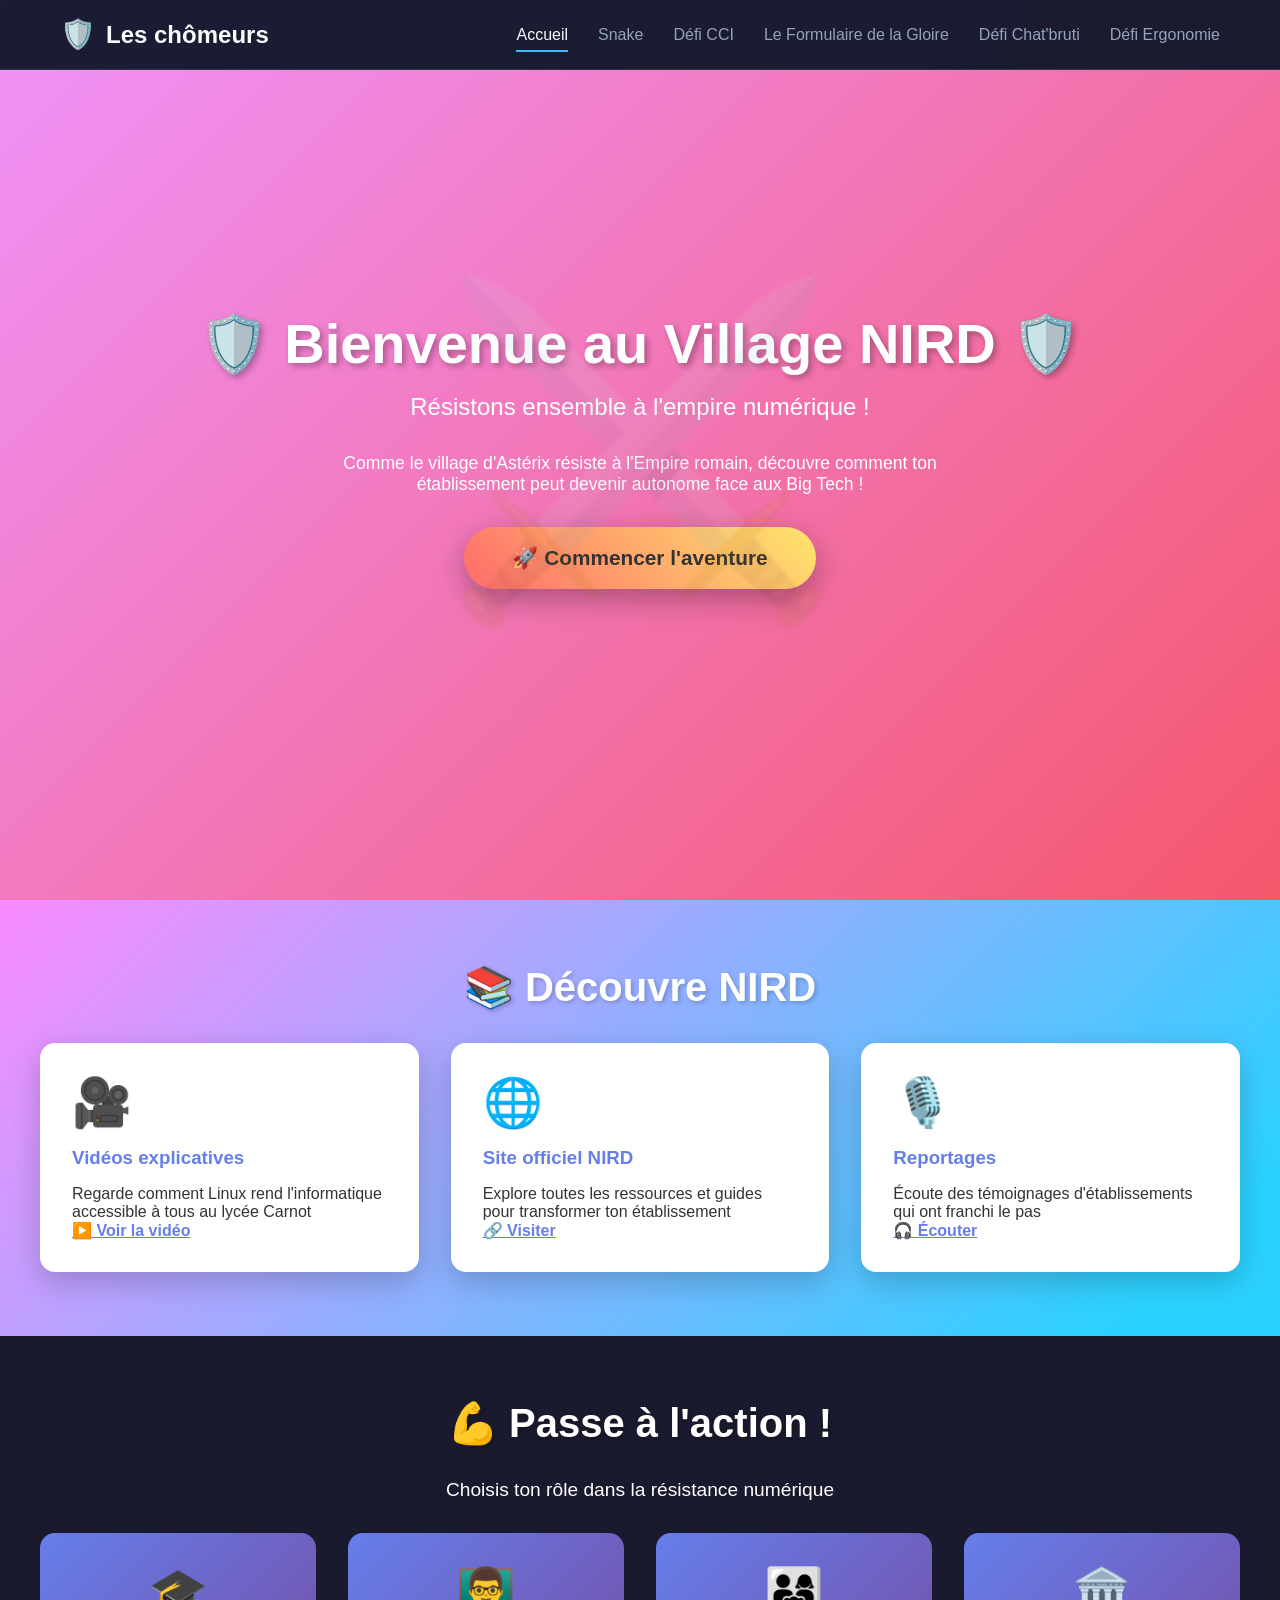
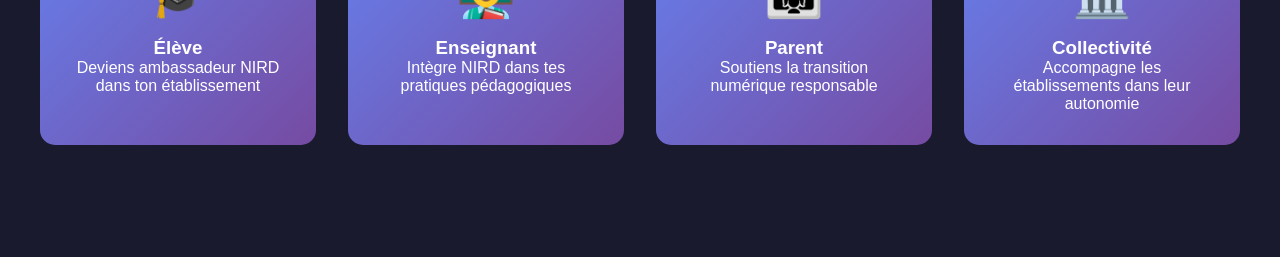
<file: index.html>
<!DOCTYPE html>
<html lang="fr">

<head>
    <meta charset="UTF-8">
    <meta name="viewport" content="width=device-width, initial-scale=1.0">
    <meta http-equiv="Content-Security-Policy"
        content="default-src 'self'; script-src 'self'; style-src 'self' 'unsafe-inline'; img-src 'self' data:; connect-src 'self'">
    <link rel="stylesheet" href="style.css">
    <link rel="stylesheet" href="nav.css">

    <title>Village NIRD - Résistance Numérique Éducative</title>
</head>

<body>
    <!-- navbar.html -->
    <nav class="navbar" id="nird-navbar">
        <div class="navbar-container navbar-content">
            <div class="navbar-brand">
                <span class="logo">🛡️
                </span>
                <span class="brand-name">Les chômeurs </span>
            </div>
            <ul class="navbar-menu" id="navbarMenu">
                <li><a href="index.html" class="nav-link active">Accueil</a></li>
                <li><a href="snake/index.html" class="nav-link">Snake</a></li>
                <li><a href="CCI/index.html" class="nav-link">Défi CCI</a></li>
                <li><a href="Formulaire/form.html" class="nav-link">Le Formulaire de la Gloire</a></li>
                <li><a href="ChatBot/index.html" class="nav-link">Défi Chat'bruti</a></li>
                <li><a href="ergonomie/index.html" class="nav-link">Défi Ergonomie</a></li>
            </ul>
        </div>
    </nav>
    <!-- Hero Section -->
    <section class="hero">
        <h1>🛡️ Bienvenue au Village NIRD 🛡️</h1>
        <p class="subtitle">Résistons ensemble à l'empire numérique !</p>
        <p style="color: white; max-width: 600px; margin-bottom: 2rem; font-size: 1.1rem;">
            Comme le village d'Astérix résiste à l'Empire romain, découvre comment ton établissement peut devenir
            autonome face aux Big Tech !
        </p>
        <button class="cta-button" onclick="startJourney()">🚀 Commencer l'aventure</button>
    </section>

    <!-- Quiz Section -->
    <section id="quiz-section" class="quiz-section hidden">
        <div class="container">
            <h2 class="section-title">🎮 Quiz : Es-tu prêt(e) pour NIRD ?</h2>
            <div class="quiz-card">
                <div class="progress-bar">
                    <div class="progress-fill" id="progress"></div>
                </div>
                <div id="quiz-content"></div>
            </div>
        </div>
    </section>

    <!-- Resources Section -->
    <section class="resources-section">
        <div class="container">
            <h2 class="section-title">📚 Découvre NIRD</h2>
            <div class="resource-grid">
                <div class="resource-card">
                    <div class="emoji">🎥</div>
                    <h3>Vidéos explicatives</h3>
                    <p>Regarde comment Linux rend l'informatique accessible à tous au lycée Carnot</p>
                    <a href="https://tube-numerique-educatif.apps.education.fr/w/3LXem3XK4asbwZa5R1qGkW" target="_blank"
                        style="color: #667eea; font-weight: bold;">▶️ Voir la vidéo</a>
                </div>
                <div class="resource-card">
                    <div class="emoji">🌐</div>
                    <h3>Site officiel NIRD</h3>
                    <p>Explore toutes les ressources et guides pour transformer ton établissement</p>
                    <a href="https://nird.forge.apps.education.fr/" target="_blank"
                        style="color: #667eea; font-weight: bold;">🔗 Visiter</a>
                </div>
                <div class="resource-card">
                    <div class="emoji">🎙️</div>
                    <h3>Reportages</h3>
                    <p>Écoute des témoignages d'établissements qui ont franchi le pas</p>
                    <a href="https://www.radiofrance.fr/franceinter/podcasts/le-grand-reportage-de-france-inter/le-grand-reportage-du-mardi-14-octobre-2025-4136495"
                        target="_blank" style="color: #667eea; font-weight: bold;">🎧 Écouter</a>
                </div>
            </div>
        </div>
    </section>

    <!-- Solutions Section -->
    <section id="solutions-section" class="quiz-section hidden">
        <div class="container">
            <h2 class="section-title">💡 Les Solutions NIRD</h2>
            <p style="text-align: center; font-size: 1.2rem; margin-bottom: 3rem; color: #667eea;">
                Découvre les alternatives concrètes aux problèmes soulevés dans le quiz
            </p>

            <div class="quiz-card" style="margin-bottom: 2rem;">
                <div class="emoji" style="font-size: 4rem; text-align: center;">🔄</div>
                <h3 style="font-size: 2rem; margin-bottom: 1rem;">Problème : Obsolescence programmée</h3>
                <p style="font-size: 1.2rem; margin-bottom: 1.5rem;">
                    Quand Windows 10 ne sera plus supporté, des milliers d'ordinateurs fonctionnels risquent la
                    poubelle...
                </p>
                <div style="background: rgba(255,255,255,0.2); padding: 2rem; border-radius: 15px;">
                    <h4 style="font-size: 1.5rem; margin-bottom: 1rem;">✅ Solution NIRD : Linux</h4>
                    <ul style="font-size: 1.1rem; line-height: 2;">
                        <li><strong>🐧 Installer Linux</strong> : Distributions légères comme Ubuntu, Linux Mint ou
                            Debian donnent une seconde vie aux vieux PC</li>
                        <li><strong>♻️ Réduire les déchets</strong> : Un PC de 10 ans peut fonctionner parfaitement avec
                            Linux</li>
                        <li><strong>💰 Économiser</strong> : Pas de licence à acheter, tout est gratuit</li>
                        <li><strong>🎓 Projet pédagogique</strong> : Le lycée Carnot a sauvé tout son parc informatique
                            !</li>
                    </ul>
                    <a href="https://ubuntu.com/download" target="_blank"
                        style="display: inline-block; margin-top: 1rem; color: #FFE66D; font-weight: bold; font-size: 1.1rem;">
                        📥 Télécharger Ubuntu →
                    </a>
                </div>
            </div>

            <div class="quiz-card" style="margin-bottom: 2rem;">
                <div class="emoji" style="font-size: 4rem; text-align: center;">💸</div>
                <h3 style="font-size: 2rem; margin-bottom: 1rem;">Problème : Licences coûteuses</h3>
                <p style="font-size: 1.2rem; margin-bottom: 1.5rem;">
                    Les budgets des établissements explosent avec les abonnements Microsoft 365, Adobe, etc.
                </p>
                <div style="background: rgba(255,255,255,0.2); padding: 2rem; border-radius: 15px;">
                    <h4 style="font-size: 1.5rem; margin-bottom: 1rem;">✅ Solution NIRD : Logiciels Libres</h4>
                    <div
                        style="display: grid; grid-template-columns: repeat(auto-fit, minmax(250px, 1fr)); gap: 1rem; margin-top: 1rem;">
                        <div style="background: white; color: #333; padding: 1.5rem; border-radius: 10px;">
                            <strong>📝 Suite bureautique</strong><br>
                            LibreOffice remplace Microsoft Office<br>
                            <span style="color: #667eea;">100% compatible</span>
                        </div>
                        <div style="background: white; color: #333; padding: 1.5rem; border-radius: 10px;">
                            <strong>🎨 Création graphique</strong><br>
                            GIMP, Inkscape, Krita<br>
                            <span style="color: #667eea;">Alternatives pro à Adobe</span>
                        </div>
                        <div style="background: white; color: #333; padding: 1.5rem; border-radius: 10px;">
                            <strong>🎬 Montage vidéo</strong><br>
                            Kdenlive, OpenShot<br>
                            <span style="color: #667eea;">Gratuit et puissant</span>
                        </div>
                        <div style="background: white; color: #333; padding: 1.5rem; border-radius: 10px;">
                            <strong>💻 Programmation</strong><br>
                            VSCode, PyCharm Community<br>
                            <span style="color: #667eea;">Outils professionnels</span>
                        </div>
                    </div>
                </div>
            </div>

            <div class="quiz-card" style="margin-bottom: 2rem;">
                <div class="emoji" style="font-size: 4rem; text-align: center;">🔒</div>
                <h3 style="font-size: 2rem; margin-bottom: 1rem;">Problème : Données hors UE</h3>
                <p style="font-size: 1.2rem; margin-bottom: 1.5rem;">
                    Les données scolaires sont souvent hébergées aux États-Unis, posant des questions de souveraineté...
                </p>
                <div style="background: rgba(255,255,255,0.2); padding: 2rem; border-radius: 15px;">
                    <h4 style="font-size: 1.5rem; margin-bottom: 1rem;">✅ Solution NIRD : Hébergement local</h4>
                    <ul style="font-size: 1.1rem; line-height: 2;">
                        <li><strong>🏫 Serveur dans l'établissement</strong> : Nextcloud pour le stockage et la
                            collaboration</li>
                        <li><strong>🇫🇷 Clouds souverains</strong> : Apps.education.fr hébergé en France</li>
                        <li><strong>📧 Messagerie locale</strong> : Serveurs mail auto-hébergés</li>
                        <li><strong>🛡️ Contrôle total</strong> : Vous gardez la main sur vos données</li>
                    </ul>
                    <a href="https://nextcloud.com/" target="_blank"
                        style="display: inline-block; margin-top: 1rem; color: #FFE66D; font-weight: bold; font-size: 1.1rem;">
                        🌐 Découvrir Nextcloud →
                    </a>
                </div>
            </div>

            <div class="quiz-card" style="margin-bottom: 2rem;">
                <div class="emoji" style="font-size: 4rem; text-align: center;">🔓</div>
                <h3 style="font-size: 2rem; margin-bottom: 1rem;">Problème : Écosystèmes fermés</h3>
                <p style="font-size: 1.2rem; margin-bottom: 1.5rem;">
                    Difficile de changer de solution quand tout est verrouillé dans un seul écosystème...
                </p>
                <div style="background: rgba(255,255,255,0.2); padding: 2rem; border-radius: 15px;">
                    <h4 style="font-size: 1.5rem; margin-bottom: 1rem;">✅ Solution NIRD : Standards ouverts</h4>
                    <ul style="font-size: 1.1rem; line-height: 2;">
                        <li><strong>📄 Formats libres</strong> : ODF (OpenDocument) au lieu de .docx propriétaire</li>
                        <li><strong>🔄 Interopérabilité</strong> : Les logiciels libres communiquent entre eux</li>
                        <li><strong>🚪 Pas de prison dorée</strong> : Changez d'outil quand vous voulez</li>
                        <li><strong>🌍 Communauté mondiale</strong> : Des millions de développeurs contribuent</li>
                    </ul>
                </div>
            </div>

            <div class="quiz-card" style="margin-bottom: 2rem;">
                <div class="emoji" style="font-size: 4rem; text-align: center;">🎯</div>
                <h3 style="font-size: 2rem; margin-bottom: 1rem;">Par où commencer ?</h3>
                <div style="background: rgba(255,255,255,0.2); padding: 2rem; border-radius: 15px;">
                    <h4 style="font-size: 1.5rem; margin-bottom: 1rem;">🚀 Plan d'action progressif</h4>
                    <div style="display: grid; gap: 1rem; margin-top: 1rem;">
                        <div
                            style="background: white; color: #333; padding: 1.5rem; border-radius: 10px; border-left: 5px solid #FF6B6B;">
                            <strong>Étape 1 - Sensibilisation (1 mois)</strong><br>
                            Organiser une réunion d'information, montrer des vidéos du lycée Carnot, tester Linux en
                            live USB
                        </div>
                        <div
                            style="background: white; color: #333; padding: 1.5rem; border-radius: 10px; border-left: 5px solid #FFE66D;">
                            <strong>Étape 2 - Expérimentation (3 mois)</strong><br>
                            Installer Linux sur quelques postes pilotes, former une équipe volontaire, documenter
                            l'expérience
                        </div>
                        <div
                            style="background: white; color: #333; padding: 1.5rem; border-radius: 10px; border-left: 5px solid #38ef7d;">
                            <strong>Étape 3 - Déploiement (6-12 mois)</strong><br>
                            Migration progressive, formation des utilisateurs, mise en place du support technique
                        </div>
                        <div
                            style="background: white; color: #333; padding: 1.5rem; border-radius: 10px; border-left: 5px solid #667eea;">
                            <strong>Étape 4 - Autonomie (continu)</strong><br>
                            Partager votre expérience, contribuer à la communauté NIRD, inspirer d'autres établissements
                        </div>
                    </div>
                </div>
            </div>

            <div style="text-align: center; margin-top: 3rem;">
                <button class="cta-button" onclick="scrollToAction()">
                    💪 Je veux agir maintenant !
                </button>
            </div>
        </div>
    </section>

    <!-- Action Section -->
    <section id="action-section" class="action-section">
        <div class="container">
            <h2 class="section-title">💪 Passe à l'action !</h2>
            <p style="font-size: 1.2rem; margin-bottom: 2rem;">Choisis ton rôle dans la résistance numérique</p>
            <div class="action-grid">
                <div class="action-card" onclick="showRole('student')">
                    <div class="emoji">🎓</div>
                    <h3>Élève</h3>
                    <p>Deviens ambassadeur NIRD dans ton établissement</p>
                </div>
                <div class="action-card" onclick="showRole('teacher')">
                    <div class="emoji">👨‍🏫</div>
                    <h3>Enseignant</h3>
                    <p>Intègre NIRD dans tes pratiques pédagogiques</p>
                </div>
                <div class="action-card" onclick="showRole('parent')">
                    <div class="emoji">👨‍👩‍👧</div>
                    <h3>Parent</h3>
                    <p>Soutiens la transition numérique responsable</p>
                </div>
                <div class="action-card" onclick="showRole('admin')">
                    <div class="emoji">🏛️</div>
                    <h3>Collectivité</h3>
                    <p>Accompagne les établissements dans leur autonomie</p>
                </div>
            </div>
            <div id="role-info" style="margin-top: 3rem;"></div>
        </div>
    </section>


    <script src="script.js"></script>
</body>

</html>
</file>
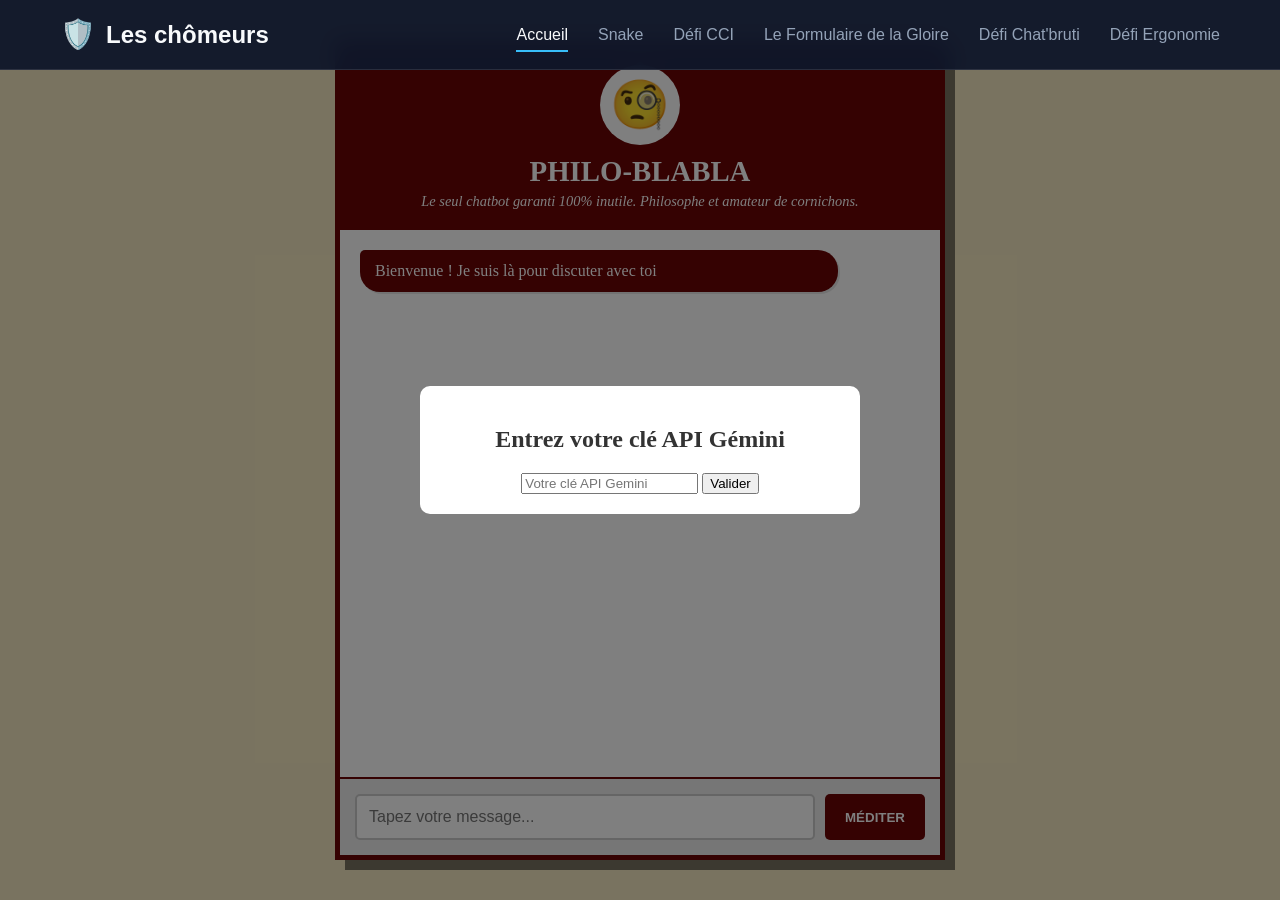
<file: ChatBot/index.html>
<!DOCTYPE html>
<html lang="fr">

<head>
    <meta charset="UTF-8">
    <meta name="viewport" content="width=device-width, initial-scale=1.0">
    <title>Philo-Blabla, le Chat-rlatan Numérique</title>
    <link rel="stylesheet" href="style.css">
    <link rel="stylesheet" href="../nav.css">

</head>

<body>
    <!-- navbar.html -->
    <nav class="navbar" id="nird-navbar">
        <div class="navbar-container navbar-content">
            <div class="navbar-brand">
                <span class="logo">🛡️
                </span>
                <span class="brand-name">Les chômeurs </span>
            </div>
            <ul class="navbar-menu" id="navbarMenu">
                <li><a href="../index.html" class="nav-link active">Accueil</a></li>
                <li><a href="../snake/index.html" class="nav-link">Snake</a></li>
                <li><a href="../CCI/index.html" class="nav-link">Défi CCI</a></li>
                <li><a href="../Formulaire/form.html" class="nav-link">Le Formulaire de la Gloire</a></li>
                <li><a href="../ChatBot/index.html" class="nav-link">Défi Chat'bruti</a></li>
                <li><a href="../ergonomie/index.html" class="nav-link">Défi Ergonomie</a></li>
            </ul>
        </div>
    </nav>
    <div id="app">
        <header>
            <div id="avatar">🧐</div>
            <h1>Philo-Blabla</h1>
            <p>Le seul chatbot garanti 100% inutile. Philosophe et amateur de cornichons.</p>
        </header>

        <main id="chat-container">
            <div class="message bot">
                <p>Bienvenue ! Je suis là pour discuter avec toi </p>
            </div>
        </main>

        <footer>
            <form id="chat-form">
                <input type="text" id="user-input" placeholder="Tapez votre message..." required>
                <button type="submit">Méditer</button>
            </form>
        </footer>
    </div>

    <!-- Modal pour la clé API -->
    <div id="apiKeyModal" class="modal">
        <div class="modal-content">
            <h2>Entrez votre clé API Gémini</h2>
            <input type="text" id="api-key-input" placeholder="Votre clé API Gemini">
            <button id="save-api-key">Valider</button>
        </div>
    </div>

    <script src="script.js"></script>

</body>

</html>
</file>
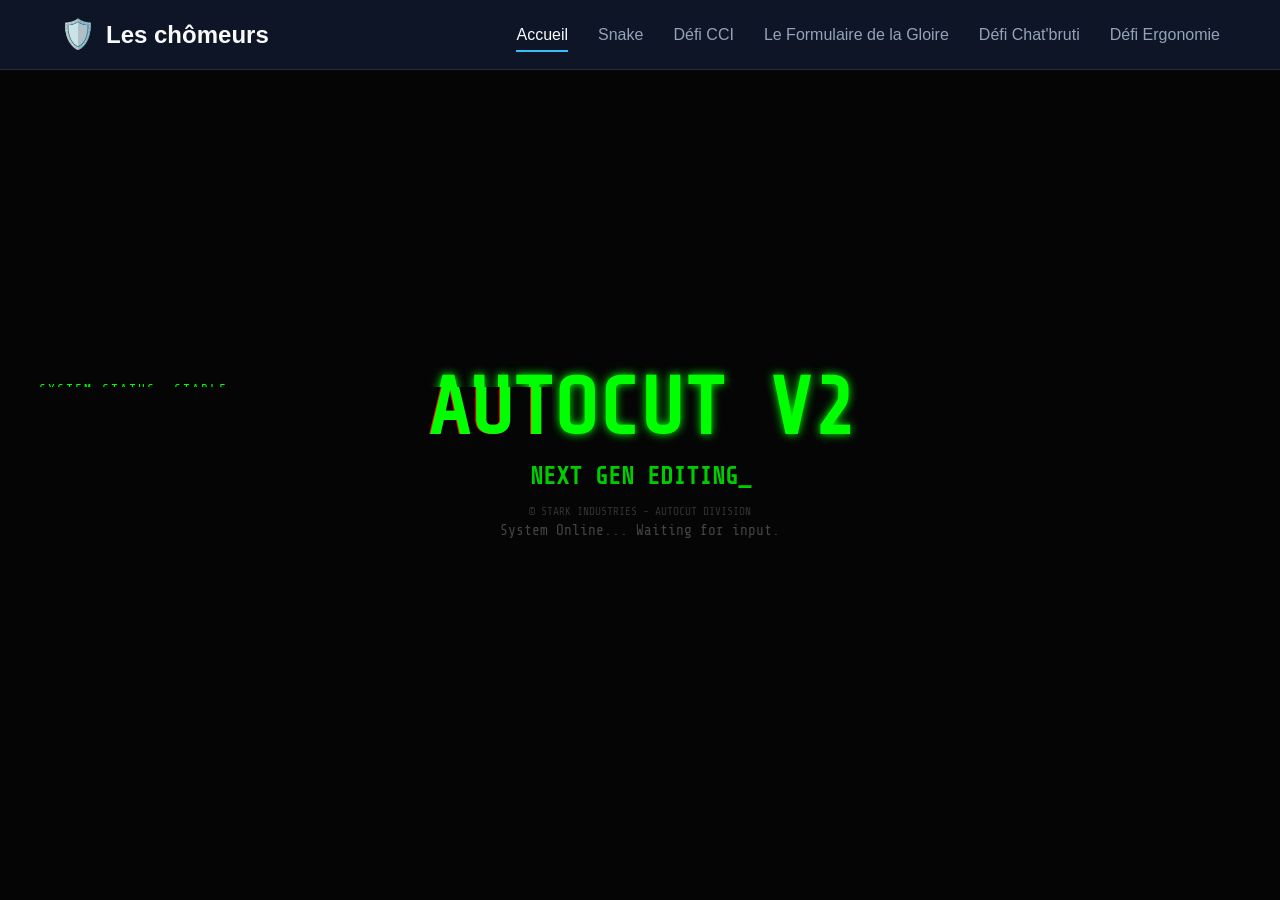
<file: snake/index.html>
<!DOCTYPE html>
<html lang="fr">

<head>
    <meta charset="UTF-8">
    <meta name="viewport" content="width=device-width, initial-scale=1.0">
    <title>Autocut V2 | System Online</title>
    <link rel="stylesheet" href="style.css">
    <link rel="stylesheet" href="../nav.css">
    <link href="https://fonts.googleapis.com/css2?family=Share+Tech+Mono&display=swap" rel="stylesheet">
</head>

<body>
    <!-- navbar.html -->
    <nav class="navbar" id="nird-navbar">
        <div class="navbar-container navbar-content">
            <div class="navbar-brand">
                <span class="logo">🛡️
                </span>
                <span class="brand-name">Les chômeurs </span>
            </div>
            <ul class="navbar-menu" id="navbarMenu">
                <li><a href="../index.html" class="nav-link active">Accueil</a></li>
                <li><a href="../snake/index.html" class="nav-link">Snake</a></li>
                <li><a href="../CCI/index.html" class="nav-link">Défi CCI</a></li>
                <li><a href="../Formulaire/form.html" class="nav-link">Le Formulaire de la Gloire</a></li>
                <li><a href="../ChatBot/index.html" class="nav-link">Défi Chat'bruti</a></li>
                <li><a href="../ergonomie/index.html" class="nav-link">Défi Ergonomie</a></li>
            </ul>
        </div>
    </nav>

    <!-- Landing Interface -->
    <main id="landing-content" class="landing-container">
        <div class="scanline"></div>
        <header>
            <span class="status-blink">●</span> SYSTEM_STATUS: STABLE
        </header>

        <div class="hero-content">
            <h1 class="glitch" data-text="AUTOCUT V2">AUTOCUT V2</h1>
            <h2 class="typing-effect">NEXT GEN EDITING_</h2>
            <p class="subtitle">System Online... Waiting for input.</p>
        </div>

        <footer>
            <p>© STARK INDUSTRIES - AUTOCUT DIVISION</p>
        </footer>
    </main>

    <!-- Game Interface (Hidden functionality) -->
    <div id="game-overlay" class="hidden">
        <div class="crt-effect"></div>
        <div class="game-ui">
            <div class="hud-panel">SCORE: <span id="score">0</span></div>
            <div id="game-message" class="hidden">GAME OVER<br><span class="blink">PRESS ENTER TO RESTART</span></div>
        </div>
        <canvas id="gameCanvas"></canvas>
    </div>
    <script src="script.js" defer></script>
</body>

</html>
</file>
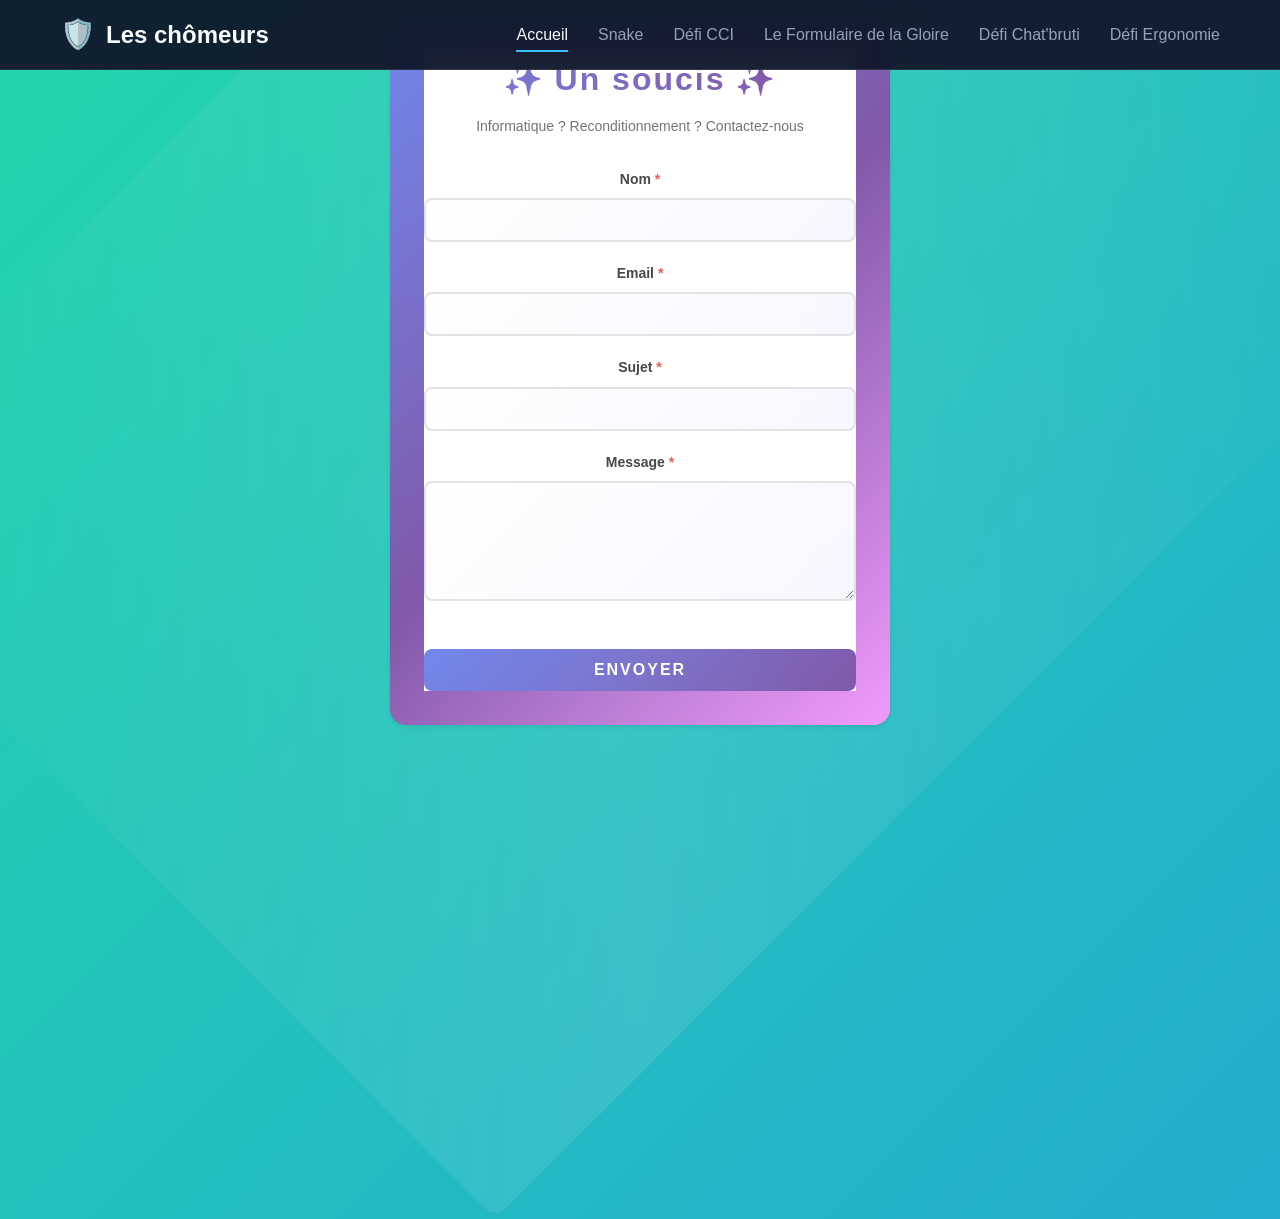
<file: Formulaire/form.html>
<!DOCTYPE html>
<html lang="fr">

<head>
    <meta charset="UTF-8">
    <meta name="viewport" content="width=device-width, initial-scale=1.0">
    <link rel="stylesheet" href="form.css">
    <link rel="stylesheet" href="../theme.css">
    <link rel="stylesheet" href="../nav.css">

    <title>Le formulaire de la gloire</title>
</head>

<body>
    <!-- navbar.html -->
    <nav class="navbar" id="nird-navbar">
        <div class="navbar-container navbar-content">
            <div class="navbar-brand">
                <span class="logo">🛡️
                </span>
                <span class="brand-name">Les chômeurs </span>
            </div>
            <ul class="navbar-menu" id="navbarMenu">
                <li><a href="../index.html" class="nav-link active">Accueil</a></li>
                <li><a href="../snake/index.html" class="nav-link">Snake</a></li>
                <li><a href="../CCI/index.html" class="nav-link">Défi CCI</a></li>
                <li><a href="../Formulaire/form.html" class="nav-link">Le Formulaire de la Gloire</a></li>
                <li><a href="../ChatBot/index.html" class="nav-link">Défi Chat'bruti</a></li>
                <li><a href="../ergonomie/index.html" class="nav-link">Défi Ergonomie</a></li>
            </ul>
        </div>
    </nav>
    <div class="form-container">
        <div class="card">
            <h2>Un soucis</h2>
            <p>Informatique ? Reconditionnement ? Contactez-nous</p>

            <form id="ReportForm">
                <div class="form-group">
                    <label for="nom">Nom <span class="required">*</span></label>
                    <input type="text" id="nom" name="nom" required>
                </div>

                <div class="form-group">
                    <label for="email">Email <span class="required">*</span></label>
                    <input type="email" id="email" name="email" required>
                </div>

                <div class="form-group">
                    <label for="sujet">Sujet <span class="required">*</span></label>
                    <input type="text" id="sujet" name="sujet" required>
                </div>

                <div class="form-group">
                    <label for="message">Message <span class="required">*</span></label>
                    <textarea id="message" name="message" required></textarea>
                </div>

                <button type="submit">Envoyer</button>
            </form>
        </div>
    </div>

    <!-- Popup de confirmation -->
    <div class="popup-overlay" id="popupOverlay">
        <div class="popup-content">
            <div class="checkmark"></div>
            <h3>Message Envoyé !</h3>
            <p>Merci de nous avoir Reportés. Nous vous répondrons bientôt.</p>
            <button class="popup-close-btn" onclick="closePopup()">Fermer</button>
        </div>
    </div>

    <script src="./form.js"></script>

</body>

</html>
</file>
<file: style.css>
* {
            margin: 0;
            padding: 0;
            box-sizing: border-box;
        }

        body {
            font-family: 'Comic Sans MS', 'Segoe UI', Tahoma, Geneva, Verdana, sans-serif;
            background: linear-gradient(135deg, #667eea 0%, #764ba2 100%);
            color: #333;
            overflow-x: hidden;
        }

        .hero {
            min-height: 100vh;
            display: flex;
            flex-direction: column;
            align-items: center;
            justify-content: center;
            text-align: center;
            padding: 2rem;
            background: linear-gradient(135deg, #f093fb 0%, #f5576c 100%);
            position: relative;
            overflow: hidden;
        }

        .hero::before {
            content: '⚔️';
            position: absolute;
            font-size: 20rem;
            opacity: 0.1;
            animation: float 6s ease-in-out infinite;
        }

        @keyframes float {
            0%, 100% { transform: translateY(0px); }
            50% { transform: translateY(-30px); }
        }

        h1 {
            font-size: 3.5rem;
            color: white;
            text-shadow: 3px 3px 6px rgba(0,0,0,0.3);
            margin-bottom: 1rem;
            animation: slideDown 0.8s ease-out;
        }

        @keyframes slideDown {
            from { opacity: 0; transform: translateY(-50px); }
            to { opacity: 1; transform: translateY(0); }
        }

        .subtitle {
            font-size: 1.5rem;
            color: white;
            margin-bottom: 2rem;
            animation: slideDown 1s ease-out;
        }

        .cta-button {
            background: linear-gradient(45deg, #FF6B6B, #FFE66D);
            color: #333;
            padding: 1.2rem 3rem;
            font-size: 1.3rem;
            border: none;
            border-radius: 50px;
            cursor: pointer;
            font-weight: bold;
            box-shadow: 0 10px 30px rgba(0,0,0,0.3);
            transition: all 0.3s ease;
            animation: pulse 2s ease-in-out infinite;
        }

        @keyframes pulse {
            0%, 100% { transform: scale(1); }
            50% { transform: scale(1.05); }
        }

        .cta-button:hover {
            transform: translateY(-5px) scale(1.05);
            box-shadow: 0 15px 40px rgba(0,0,0,0.4);
        }

        .quiz-section {
            background: white;
            padding: 4rem 2rem;
            min-height: 100vh;
        }

        .container {
            max-width: 1200px;
            margin: 0 auto;
        }

        .quiz-card {
            background: linear-gradient(135deg, #667eea 0%, #764ba2 100%);
            border-radius: 20px;
            padding: 3rem;
            box-shadow: 0 20px 60px rgba(0,0,0,0.3);
            margin-bottom: 2rem;
            color: white;
        }

        .question {
            font-size: 1.8rem;
            margin-bottom: 2rem;
            font-weight: bold;
        }

        .options {
            display: grid;
            gap: 1rem;
        }

        .option {
            background: white;
            color: #333;
            padding: 1.5rem;
            border-radius: 15px;
            cursor: pointer;
            transition: all 0.3s ease;
            border: 3px solid transparent;
            font-size: 1.1rem;
        }

        .option:hover {
            transform: translateX(10px);
            border-color: #FFE66D;
            box-shadow: 0 5px 20px rgba(255,230,109,0.4);
        }

        .option.selected {
            background: linear-gradient(45deg, #FF6B6B, #FFE66D);
            color: white;
            font-weight: bold;
        }

        .progress-bar {
            background: rgba(255,255,255,0.3);
            height: 20px;
            border-radius: 10px;
            margin-bottom: 2rem;
            overflow: hidden;
        }

        .progress-fill {
            background: linear-gradient(90deg, #FF6B6B, #FFE66D);
            height: 100%;
            transition: width 0.5s ease;
            border-radius: 10px;
        }

        .result-card {
            background: linear-gradient(135deg, #11998e 0%, #38ef7d 100%);
            border-radius: 20px;
            padding: 3rem;
            text-align: center;
            color: white;
            margin-top: 2rem;
        }

        .score {
            font-size: 4rem;
            font-weight: bold;
            margin: 1rem 0;
        }

        .resources-section {
            background: linear-gradient(135deg, #FA8BFF 0%, #2BD2FF 90%);
            padding: 4rem 2rem;
            color: white;
        }

        .resource-grid {
            display: grid;
            grid-template-columns: repeat(auto-fit, minmax(300px, 1fr));
            gap: 2rem;
            margin-top: 2rem;
        }

        .resource-card {
            background: white;
            color: #333;
            border-radius: 15px;
            padding: 2rem;
            box-shadow: 0 10px 30px rgba(0,0,0,0.2);
            transition: transform 0.3s ease;
        }

        .resource-card:hover {
            transform: translateY(-10px);
        }

        .resource-card h3 {
            color: #667eea;
            margin-bottom: 1rem;
        }

        .badge {
            display: inline-block;
            background: linear-gradient(45deg, #FF6B6B, #FFE66D);
            color: white;
            padding: 0.5rem 1rem;
            border-radius: 20px;
            margin: 0.5rem;
            font-weight: bold;
        }

        .hidden {
            display: none;
        }

        .section-title {
            font-size: 2.5rem;
            text-align: center;
            margin-bottom: 2rem;
            text-shadow: 2px 2px 4px rgba(0,0,0,0.2);
        }

        .action-section {
            background: #1a1a2e;
            color: white;
            padding: 4rem 2rem;
            text-align: center;
        }

        .action-grid {
            display: grid;
            grid-template-columns: repeat(auto-fit, minmax(250px, 1fr));
            gap: 2rem;
            margin-top: 2rem;
        }

        .action-card {
            background: linear-gradient(135deg, #667eea 0%, #764ba2 100%);
            padding: 2rem;
            border-radius: 15px;
            transition: all 0.3s ease;
            cursor: pointer;
        }

        .action-card:hover {
            transform: scale(1.05);
            box-shadow: 0 15px 40px rgba(102,126,234,0.4);
        }

        .emoji {
            font-size: 3rem;
            margin-bottom: 1rem;
        }

        @media (max-width: 768px) {
            h1 { font-size: 2rem; }
            .subtitle { font-size: 1.2rem; }
            .quiz-card { padding: 1.5rem; }
            .question { font-size: 1.3rem; }
        }
</file>
<file: nav.css>
/* --- VARIABLES LOCALES (Scoped) --- */
#nird-navbar {
  --nav-bg: rgba(15, 23, 42, 0.95);
  --nav-text: #f8fafc;
  --nav-accent: #38bdf8;
  --nav-height: 70px;
}

/* --- RESET LOCAL --- */
/* On s'assure que la box-sizing est bonne juste pour la nav */
#nird-navbar,
#nird-navbar * {
  box-sizing: border-box;
  margin: 0;
  padding: 0;
  font-family: "Segoe UI", Roboto, Helvetica, sans-serif;
  /* Force la police ici */
}

/* --- MAIN STYLE --- */
/* L'utilisation de l'ID #nird-navbar augmente le "poids" du sélecteur */
#nird-navbar.navbar {
  background-color: var(--nav-bg);
  backdrop-filter: blur(10px);
  -webkit-backdrop-filter: blur(10px);
  height: var(--nav-height);
  width: 100%;
  position: fixed;
  top: 0;
  left: 0;
  z-index: 9999;
  border-bottom: 1px solid rgba(255, 255, 255, 0.1);
  line-height: 1.5;
}

/* Renommé pour éviter conflit avec Bootstrap ou autre */
#nird-navbar .navbar-container {
  max-width: 1200px;
  margin: 0 auto;
  padding: 0 20px;
  height: 100%;
  width: 100%;
}

#nird-navbar .navbar-content {
  display: flex;
  justify-content: space-between;
  align-items: center;
  height: 100%;
}

/* --- BRAND --- */
#nird-navbar .navbar-brand {
  display: flex;
  align-items: center;
  font-size: 1.5rem;
  font-weight: 700;
  color: var(--nav-text);
  text-decoration: none;
  /* Sécurité contre les styles de liens globaux */
  cursor: pointer;
  transition: transform 0.3s ease;
}

#nird-navbar .navbar-brand:hover {
  transform: scale(1.05);
}

#nird-navbar .logo {
  margin-right: 10px;
  font-size: 1.8rem;
}

/* --- MENUS & LIENS --- */
#nird-navbar .navbar-menu {
  display: flex;
  list-style: none !important;
  /* Force la suppression des puces */
  gap: 30px;
  margin: 0;
  padding: 0;
}

#nird-navbar .nav-link {
  text-decoration: none !important;
  /* Force la suppression du soulignement par défaut */
  color: #94a3b8;
  font-weight: 500;
  font-size: 1rem;
  transition: all 0.3s ease;
  position: relative;
  display: block;
  background: transparent;
  /* Évite les héritages de fonds de boutons */
}

#nird-navbar .nav-link:hover,
#nird-navbar .nav-link.active {
  color: var(--nav-text);
}

/* Soulignement animé */
#nird-navbar .nav-link::after {
  content: "";
  position: absolute;
  width: 0;
  height: 2px;
  bottom: -5px;
  left: 0;
  background-color: var(--nav-accent);
  transition: width 0.3s ease;
}

#nird-navbar .nav-link:hover::after,
#nird-navbar .nav-link.active::after {
  width: 100%;
}
</file>
<file: ChatBot/style.css>
:root {
    --color-main: #6A0505; 
    --color-secondary: #F4E8C1;
    --color-user: #007bff; 
    --color-bot: var(--color-main); 
}

body {
    font-family: 'Georgia', serif;
    background-color: var(--color-secondary);
    color: #333;
    margin: 0;
    display: flex;
    justify-content: center;
    align-items: center;
    min-height: 100vh;
}

#app {
    width: 90%;
    max-width: 600px;
    height: 90vh;
    border: 5px solid var(--color-main);
    background-color: #fff;
    box-shadow: 10px 10px 0px rgba(0,0,0,0.5);
    display: flex;
    flex-direction: column;
}

header {
    background-color: var(--color-main);
    color: white;
    padding: 20px;
    text-align: center;
}

#avatar {
    width: 80px;
    height: 80px;
    border-radius: 50%;
    background-color: white;
    margin: 0 auto 10px;
    display: flex;
    align-items: center;
    justify-content: center;
    font-size: 3em;
    color: var(--color-main);
}

header h1 {
    margin: 0;
    font-size: 1.8em;
    text-transform: uppercase;
}

header p {
    margin: 5px 0 0;
    font-style: italic;
    font-size: 0.9em;
}

#chat-container {
    flex-grow: 1;
    overflow-y: auto;
    padding: 20px;
}

.message {
    padding: 10px 15px;
    margin-bottom: 15px;
    border-radius: 20px;
    max-width: 80%;
    line-height: 1.4;
    box-shadow: 2px 2px 0px rgba(0,0,0,0.1);
}

.message p {
    margin: 0;
}

.user {
    background-color: var(--color-user);
    color: white;
    align-self: flex-end;
    margin-left: auto;
    border-bottom-right-radius: 5px;
}

.bot {
    background-color: var(--color-bot);
    color: white;
    align-self: flex-start;
    margin-right: auto;
    border-top-left-radius: 5px;
}

footer {
    padding: 15px;
    border-top: 2px solid var(--color-main);
    background-color: #eee;
}

#chat-form {
    display: flex;
    gap: 10px;
}

#user-input {
    flex-grow: 1;
    padding: 12px;
    border: 2px solid #ccc;
    border-radius: 5px;
    font-size: 1em;
}

#chat-form button {
    background-color: var(--color-main);
    color: white;
    border: none;
    padding: 12px 20px;
    border-radius: 5px;
    cursor: pointer;
    text-transform: uppercase;
    font-weight: bold;
    transition: background-color 0.3s;
}

#chat-form button:hover {
    background-color: #4a0404;
}

/* Message de chargement */
#loading-message {
    font-style: italic;
    animation: pulse 1.5s infinite;
    background-color: #999 !important;
}

@keyframes pulse {
    0% { opacity: 0.6; }
    50% { opacity: 1; }
    100% { opacity: 0.6; }
}

/* Modal */
.modal {
    display: none;
    position: fixed;
    top:0; left:0; width:100%; height:100%;
    background-color: rgba(0,0,0,0.5);
    justify-content: center;
    align-items: center;
}

.modal-content {
    background: white;
    padding: 20px;
    border-radius: 10px;
    max-width: 400px;
    width: 90%;
    text-align: center;
}
</file>
<file: snake/style.css>
:root {
    --bg-color: #050505;
    --neon-green: #0f0;
    --dark-green: #003300;
    --alert-red: #ff3e3e;
    --font-main: 'Share Tech Mono', monospace;
}

* {
    box-sizing: border-box;
    margin: 0;
    padding: 0;
}

body {
    background-color: var(--bg-color);
    color: var(--neon-green);
    font-family: var(--font-main);
    height: 100vh;
    overflow: hidden;
    display: flex;
    justify-content: center;
    align-items: center;
}

/* --- LANDING PAGE STYLES --- */
.landing-container {
    text-align: center;
    position: relative;
    z-index: 1;
    width: 100%;
    opacity: 1;
    transition: opacity 0.8s ease-in-out;
}

header {
    position: absolute;
    top: 20px;
    left: 20px;
    font-size: 0.8rem;
    letter-spacing: 2px;
}

.status-blink {
    animation: blink 2s infinite;
}

h1.glitch {
    font-size: 5rem;
    position: relative;
    text-shadow: 0 0 10px var(--neon-green);
}

h1.glitch::before, h1.glitch::after {
    content: attr(data-text);
    position: absolute;
    top: 0;
    left: 0;
    width: 100%;
    height: 100%;
    background: var(--bg-color);
}

h1.glitch::before {
    left: 2px;
    text-shadow: -1px 0 red;
    clip: rect(24px, 550px, 90px, 0);
    animation: glitch-anim-1 2.5s infinite linear alternate-reverse;
}

h1.glitch::after {
    left: -2px;
    text-shadow: -1px 0 blue;
    clip: rect(85px, 550px, 140px, 0);
    animation: glitch-anim-2 3s infinite linear alternate-reverse;
}

h2 {
    font-size: 1.5rem;
    margin-top: 10px;
    opacity: 0.8;
}

.subtitle {
    margin-top: 2rem;
    font-size: 0.9rem;
    color: #444;
}

footer {
    position: absolute;
    bottom: 20px;
    width: 100%;
    text-align: center;
    font-size: 0.7rem;
    color: #333;
}

/* --- GAME STYLES (Cyberpunk Terminal) --- */
#game-overlay {
    position: absolute;
    top: 0;
    left: 0;
    width: 100vw;
    height: 100vh;
    background: var(--bg-color);
    z-index: 100;
    display: flex;
    justify-content: center;
    align-items: center;
}

canvas {
    border: 2px solid var(--neon-green);
    box-shadow: 0 0 20px var(--neon-green), inset 0 0 20px var(--neon-green);
    background: rgba(0, 20, 0, 0.9);
}

.game-ui {
    position: absolute;
    top: 20px;
    width: 800px; /* Match initial canvas width logic */
    display: flex;
    justify-content: space-between;
    pointer-events: none;
    z-index: 110;
}

.hud-panel {
    font-size: 1.5rem;
    text-shadow: 0 0 5px var(--neon-green);
}

#game-message {
    position: absolute;
    top: 50%;
    left: 50%;
    transform: translate(-50%, 200px); /* Offset below game */
    text-align: center;
    font-size: 2rem;
    color: var(--alert-red);
    text-shadow: 0 0 10px var(--alert-red);
}

.crt-effect {
    position: absolute;
    top: 0;
    left: 0;
    width: 100%;
    height: 100%;
    background: repeating-linear-gradient(
        0deg,
        rgba(0, 0, 0, 0.15),
        rgba(0, 0, 0, 0.15) 1px,
        transparent 1px,
        transparent 2px
    );
    pointer-events: none;
    z-index: 105;
}

/* --- UTILITIES --- */
.hidden {
    display: none !important;
}

.visible {
    display: flex !important;
}

.fade-out {
    opacity: 0;
    pointer-events: none;
}

@keyframes blink {
    0%, 100% { opacity: 1; }
    50% { opacity: 0; }
}

@keyframes glitch-anim-1 {
    0% { clip: rect(20px, 9999px, 10px, 0); }
    100% { clip: rect(90px, 9999px, 100px, 0); }
}

@keyframes glitch-anim-2 {
    0% { clip: rect(120px, 9999px, 80px, 0); }
    100% { clip: rect(10px, 9999px, 140px, 0); }
}
</file>
<file: Formulaire/form.css>
.form-container {
            display: flex;
            justify-content: center;
            align-items: center;
            min-height: 80vh;
            padding: 20px;
        }

        .card {
            background: white;
            border-radius: 15px;
            box-shadow: 0 20px 60px rgba(0, 0, 0, 0.3);
            padding: 40px;
            max-width: 500px;
            width: 100%;
            animation: slideIn 0.6s ease-out;
        }

        @keyframes slideIn {
            from {
                opacity: 0;
                transform: translateY(-30px);
            }
            to {
                opacity: 1;
                transform: translateY(0);
            }
        }

        .card h2 {
            color: #333;
            margin-bottom: 10px;
            text-align: center;
        }

        .card p {
            color: #666;
            text-align: center;
            margin-bottom: 30px;
            font-size: 14px;
        }

        .form-group {
            margin-bottom: 20px;
        }

        label {
            display: block;
            color: #333;
            font-weight: 600;
            margin-bottom: 8px;
            font-size: 14px;
        }

        .required {
            color: #e74c3c;
        }

        input[type="text"],
        input[type="email"],
        textarea {
            width: 100%;
            padding: 12px;
            border: 2px solid #e0e0e0;
            border-radius: 8px;
            font-family: inherit;
            font-size: 14px;
            transition: border-color 0.3s ease, box-shadow 0.3s ease;
        }

        input[type="text"]:focus,
        input[type="email"]:focus,
        textarea:focus {
            outline: none;
            border-color: #667eea;
            box-shadow: 0 0 0 3px rgba(102, 126, 234, 0.1);
        }

        textarea {
            resize: vertical;
            min-height: 120px;
        }

        button {
            width: 100%;
            padding: 12px;
            background: linear-gradient(135deg, #667eea 0%, #764ba2 100%);
            color: white;
            border: none;
            border-radius: 8px;
            font-size: 16px;
            font-weight: 600;
            cursor: pointer;
            transition: transform 0.2s ease, box-shadow 0.2s ease;
            margin-top: 20px;
        }

        button:hover {
            transform: translateY(-2px);
            box-shadow: 0 10px 25px rgba(102, 126, 234, 0.4);
        }

        button:active {
            transform: translateY(0);
        }

        /* Popup Styles */
        .popup-overlay {
            display: none;
            position: fixed;
            top: 0;
            left: 0;
            width: 100%;
            height: 100%;
            background: rgba(0, 0, 0, 0.5);
            justify-content: center;
            align-items: center;
            z-index: 1000;
            animation: fadeIn 0.3s ease-out;
        }

        .popup-overlay.active {
            display: flex;
        }

        @keyframes fadeIn {
            from {
                opacity: 0;
            }
            to {
                opacity: 1;
            }
        }

        .popup-content {
            background: white;
            border-radius: 20px;
            padding: 40px;
            text-align: center;
            max-width: 400px;
            width: 90%;
            box-shadow: 0 30px 80px rgba(0, 0, 0, 0.3);
            animation: popupZoom 0.5s cubic-bezier(0.34, 1.56, 0.64, 1);
        }

        @keyframes popupZoom {
            from {
                opacity: 0;
                transform: scale(0.3) rotateZ(-10deg);
            }
            to {
                opacity: 1;
                transform: scale(1) rotateZ(0deg);
            }
        }

        .checkmark {
            width: 80px;
            height: 80px;
            margin: 0 auto 20px;
            border-radius: 50%;
            background: linear-gradient(135deg, #667eea 0%, #764ba2 100%);
            display: flex;
            justify-content: center;
            align-items: center;
            animation: checkmarkPulse 0.6s ease-out 0.2s backwards;
        }

        @keyframes checkmarkPulse {
            0% {
                transform: scale(0);
            }
            50% {
                transform: scale(1.2);
            }
            100% {
                transform: scale(1);
            }
        }

        .checkmark::after {
            content: '✓';
            color: white;
            font-size: 50px;
            font-weight: bold;
            animation: checkmarkDraw 0.4s ease-out 0.4s backwards;
        }

        @keyframes checkmarkDraw {
            from {
                opacity: 0;
                transform: scale(0);
            }
            to {
                opacity: 1;
                transform: scale(1);
            }
        }

        .popup-content h3 {
            color: #333;
            margin-bottom: 10px;
            font-size: 24px;
        }

        .popup-content p {
            color: #666;
            margin-bottom: 25px;
            font-size: 14px;
        }

        .popup-close-btn {
            background: linear-gradient(135deg, #667eea 0%, #764ba2 100%);
            color: white;
            border: none;
            padding: 12px 30px;
            border-radius: 8px;
            font-size: 14px;
            font-weight: 600;
            cursor: pointer;
            transition: transform 0.2s ease, box-shadow 0.2s ease;
            margin-top: 10px;
        }

        .popup-close-btn:hover {
            transform: translateY(-2px);
            box-shadow: 0 10px 25px rgba(102, 126, 234, 0.4);
        }

        /* Fun animations */
        @keyframes bounce {
            0%, 100% {
                transform: translateY(0);
            }
            50% {
                transform: translateY(-10px);
            }
        }

        @keyframes shake {
            0%, 100% {
                transform: translateX(0);
            }
            25% {
                transform: translateX(-5px);
            }
            75% {
                transform: translateX(5px);
            }
        }

        @keyframes float {
            0%, 100% {
                transform: translateY(0px);
            }
            50% {
                transform: translateY(-20px);
            }
        }

        @keyframes pulse-glow {
            0%, 100% {
                box-shadow: 0 0 0 0 rgba(102, 126, 234, 0.7);
            }
            50% {
                box-shadow: 0 0 0 10px rgba(102, 126, 234, 0);
            }
        }

        @keyframes spin-confetti {
            0% {
                transform: rotate(0deg) translateY(-50px);
                opacity: 1;
            }
            100% {
                transform: rotate(360deg) translateY(0);
                opacity: 0;
            }
        }

        @keyframes spin {
            0% {
                transform: rotateY(0deg);
            }
            100% {
                transform: rotateY(360deg);
            }
        }

        .confetti {
            position: fixed;
            pointer-events: none;
            font-size: 30px;
            animation: spin-confetti 3s ease-in forwards;
        }

        button:hover {
            animation: bounce 0.6s ease-in-out;
        }

        .card:hover {
            transform: scale(1.02);
            transition: transform 0.3s ease;
        }

        .card h2 {
            animation: pulse 2s ease-in-out infinite;
        }

        @keyframes pulse {
            0%, 100% {
                opacity: 1;
            }
            50% {
                opacity: 0.8;
            }
        }

        .popup-content {
            animation: popupZoom 0.5s cubic-bezier(0.34, 1.56, 0.64, 1), pulse-glow 2s ease-in-out 0.5s;
        }

        input[type="text"]:focus,
        input[type="email"]:focus,
        textarea:focus {
            animation: shake 0.3s ease-in-out;
        }

        /* Emoji fun */
        .card::before {
            content: '✨';
            position: absolute;
            top: 10px;
            right: 20px;
            font-size: 24px;
            animation: float 3s ease-in-out infinite;
        }

        .card {
            position: relative;
        }

        textarea::placeholder,
        input::placeholder {
            opacity: 0.6;
            transition: opacity 0.3s ease;
        }

        textarea:focus::placeholder,
        input:focus::placeholder {
            opacity: 0.3;
        }

        /* ============ EXTRÊMEMENT ORIGINAL ============ */

        /* Holographic animated background */
        body {
            background: linear-gradient(-45deg, #ee7752, #e73c7e, #23a6d5, #23d5ab);
            background-size: 400% 400%;
            animation: gradientShift 15s ease infinite;
            min-height: 100vh;
        }

        @keyframes gradientShift {
            0% { background-position: 0% 50%; }
            50% { background-position: 100% 50%; }
            100% { background-position: 0% 50%; }
        }

        /* Card 3D transformation */
        .form-container {
            perspective: 1000px;
        }

        .card {
            position: relative;
            transform-style: preserve-3d;
            transition: transform 0.6s cubic-bezier(0.23, 1, 0.320, 1);
            background: rgba(255, 255, 255, 0.95);
            backdrop-filter: blur(10px);
            border: 2px solid transparent;
            background-image: 
                linear-gradient(white, white),
                linear-gradient(135deg, #667eea, #764ba2, #f093fb);
            background-origin: border-box;
            background-clip: content-box, border-box;
        }

        .form-container:hover .card {
            transform: rotateX(5deg) rotateY(5deg);
        }

        /* Ultra glow effect */
        .card {
            box-shadow: 
                0 0 60px rgba(102, 126, 234, 0.6),
                0 0 100px rgba(118, 75, 162, 0.4),
                inset 0 0 60px rgba(255, 255, 255, 0.2);
        }

        .card::after {
            content: '';
            position: absolute;
            top: -50%;
            left: -50%;
            width: 200%;
            height: 200%;
            background: linear-gradient(
                45deg,
                transparent,
                rgba(255, 255, 255, 0.1),
                transparent
            );
            transform: rotate(45deg);
            animation: shimmer 3s infinite;
            pointer-events: none;
            border-radius: 15px;
        }

        @keyframes shimmer {
            0% { transform: translateX(-100%) translateY(-100%) rotate(45deg); }
            100% { transform: translateX(100%) translateY(100%) rotate(45deg); }
        }

        /* Inputs avec gradient border */
        input[type="text"],
        input[type="email"],
        textarea {
            background: linear-gradient(135deg, rgba(255,255,255,0.9), rgba(245,245,255,0.9));
            transition: all 0.3s ease;
        }

        input[type="text"]:focus,
        input[type="email"]:focus,
        textarea:focus {
            border-color: #667eea;
            box-shadow: 
                0 0 20px rgba(102, 126, 234, 0.6),
                inset 0 0 20px rgba(102, 126, 234, 0.1);
            transform: scale(1.02);
        }

        /* Button avec liquid ripple */
        button {
            position: relative;
            overflow: hidden;
            font-weight: 700;
            letter-spacing: 2px;
            text-transform: uppercase;
            transition: all 0.3s ease;
        }

        button::before {
            content: '';
            position: absolute;
            top: 50%;
            left: 50%;
            width: 0;
            height: 0;
            border-radius: 50%;
            background: rgba(255, 255, 255, 0.3);
            transform: translate(-50%, -50%);
            transition: width 0.6s, height 0.6s;
        }

        button:hover::before {
            width: 500px;
            height: 500px;
        }

        button:hover {
            transform: translateY(-5px) scale(1.05);
            box-shadow: 
                0 20px 40px rgba(102, 126, 234, 0.6),
                0 0 40px rgba(118, 75, 162, 0.4);
            letter-spacing: 4px;
        }

        /* Titre avec gradient animé */
        .card h2 {
            background: linear-gradient(45deg, #667eea, #764ba2, #f093fb, #667eea);
            background-size: 300% 300%;
            -webkit-background-clip: text;
            -webkit-text-fill-color: transparent;
            background-clip: text;
            animation: gradientText 4s ease infinite, float 3s ease-in-out infinite;
            font-size: 32px;
            font-weight: 800;
            letter-spacing: 2px;
            position: relative;
        }

        @keyframes gradientText {
            0% { background-position: 0% 50%; }
            50% { background-position: 100% 50%; }
            100% { background-position: 0% 50%; }
        }

        /* Sparkles autour du titre */
        .card h2::before,
        .card h2::after {
            content: '✨';
            display: inline-block;
            animation: sparkle 2s ease-in-out infinite;
            margin: 0 10px;
        }

        @keyframes sparkle {
            0%, 100% { opacity: 0; transform: scale(0); }
            50% { opacity: 1; transform: scale(1); }
        }

        /* Particules volantes */
        .floating-particle {
            position: fixed;
            pointer-events: none;
            font-size: 40px;
            animation: float-particle 6s ease-in forwards;
            z-index: 1;
        }

        @keyframes float-particle {
            0% {
                opacity: 1;
                transform: translateY(0) translateX(0) scale(1) rotate(0deg);
            }
            100% {
                opacity: 0;
                transform: translateY(-200px) translateX(100px) scale(0) rotate(360deg);
            }
        }

        /* Popup extrêmement original */
        .popup-overlay {
            background: 
                radial-gradient(circle at 20% 50%, rgba(102, 126, 234, 0.3), transparent 50%),
                radial-gradient(circle at 80% 50%, rgba(118, 75, 162, 0.3), transparent 50%),
                rgba(0, 0, 0, 0.5);
        }

        .popup-content {
            background: linear-gradient(135deg, rgba(255,255,255,0.95), rgba(245,245,255,0.95));
            backdrop-filter: blur(20px);
            border: 2px solid rgba(255,255,255,0.5);
            box-shadow: 
                0 30px 80px rgba(0, 0, 0, 0.3),
                0 0 60px rgba(102, 126, 234, 0.4),
                inset 0 0 60px rgba(255,255,255,0.3);
            animation: popupZoom 0.5s cubic-bezier(0.34, 1.56, 0.64, 1), popupPulse 2s ease-in-out 0.5s;
        }

        @keyframes popupPulse {
            0%, 100% {
                box-shadow: 
                    0 30px 80px rgba(0, 0, 0, 0.3),
                    0 0 60px rgba(102, 126, 234, 0.4),
                    inset 0 0 60px rgba(255,255,255,0.3);
            }
            50% {
                box-shadow: 
                    0 30px 80px rgba(0, 0, 0, 0.3),
                    0 0 100px rgba(102, 126, 234, 0.8),
                    inset 0 0 80px rgba(255,255,255,0.5);
            }
        }

        /* Checkmark avec spin */
        .checkmark {
            width: 100px;
            height: 100px;
            border-radius: 50%;
            background: linear-gradient(135deg, #667eea 0%, #764ba2 50%, #f093fb 100%);
            box-shadow: 
                0 0 40px rgba(102, 126, 234, 0.8),
                inset 0 0 40px rgba(255,255,255,0.2);
            animation: checkmarkPulse 0.6s ease-out 0.2s backwards, spinCheck 2s linear infinite;
        }

        @keyframes spinCheck {
            0% { transform: rotate(0deg) scale(1); }
            50% { transform: rotate(180deg) scale(1.1); }
            100% { transform: rotate(360deg) scale(1); }
        }

        .checkmark::after {
            font-size: 60px;
            animation: checkmarkDraw 0.4s ease-out 0.4s backwards, bounceCheck 0.6s ease-out 0.4s;
        }

        @keyframes bounceCheck {
            0%, 100% { transform: scale(1); }
            50% { transform: scale(1.3); }
        }

        /* Popup titre avec texte animé */
        .popup-content h3 {
            background: linear-gradient(45deg, #667eea, #764ba2);
            -webkit-background-clip: text;
            -webkit-text-fill-color: transparent;
            background-clip: text;
            font-size: 28px;
            animation: textGlow 2s ease-in-out infinite;
        }

        @keyframes textGlow {
            0%, 100% { text-shadow: none; }
            50% { 
                text-shadow: 0 0 20px rgba(102, 126, 234, 0.5); 
            }
        }

        /* Bouton fermer extreme */
        .popup-close-btn {
            position: relative;
            border-radius: 50px;
            padding: 12px 40px;
            font-weight: 700;
            letter-spacing: 1px;
            overflow: hidden;
        }

        .popup-close-btn::after {
            content: '';
            position: absolute;
            top: 50%;
            left: 50%;
            width: 0;
            height: 0;
            border-radius: 50%;
            background: rgba(255,255,255,0.3);
            transform: translate(-50%, -50%);
            transition: width 0.5s, height 0.5s;
        }

        .popup-close-btn:hover::after {
            width: 300px;
            height: 300px;
        }
</file>
<file: theme.css>
/* styles/theme.css */
:root {
    /* Palette Gauloise */
    --primary-blue: #2c5f7c;
    --primary-blue-dark: #1a3d52;
    --accent-yellow: #f4c430;
    --accent-yellow-dark: #d4a520;
    --success-green: #4a7c59;
    --danger-red: #c84848;
    --neutral-stone: #e8e3d6;
    --text-dark: #2c2c2c;
    --text-light: #ffffff;
    --bg-light: #f9f7f1;

    /* Espacements */
    --spacing-xs: 0.5rem;
    --spacing-sm: 1rem;
    --spacing-md: 2rem;
    --spacing-lg: 3rem;
    --spacing-xl: 5rem;

    /* Bordures */
    --border-radius: 8px;
    --border-radius-lg: 16px;

    /* Ombres */
    --shadow-sm: 0 2px 4px rgba(0,0,0,0.1);
    --shadow-md: 0 4px 8px rgba(0,0,0,0.15);
    --shadow-lg: 0 8px 16px rgba(0,0,0,0.2);
}

/* Reset & Base */
* {
    margin: 0;
    padding: 0;
    box-sizing: border-box;
}

body {
    font-family: 'Segoe UI', Tahoma, Geneva, Verdana, sans-serif;
    line-height: 1.6;
    color: var(--text-dark);
    background-color: var(--bg-light);
}

.container {
    max-width: 1200px;
    margin: 0 auto;
    padding: 0 var(--spacing-md);
}

/* --- SECTION HERO --- */
.hero {
    background: linear-gradient(135deg, var(--primary-blue) 0%, var(--success-green) 100%);
    color: var(--text-light);
    padding: var(--spacing-xl) 0;
    text-align: center;
    /* Ajout pour compenser la navbar fixe si besoin */
    margin-top: 0; 
}

.hero-title {
    font-size: 3rem;
    margin-bottom: var(--spacing-sm);
    text-shadow: 2px 2px 4px rgba(0,0,0,0.3);
}

.hero-subtitle {
    font-size: 1.3rem;
    margin-bottom: var(--spacing-md);
    opacity: 0.95;
}

.hero-cta {
    display: flex;
    gap: var(--spacing-sm);
    justify-content: center;
    flex-wrap: wrap;
}

/* --- BOUTONS --- */
.btn {
    padding: var(--spacing-sm) var(--spacing-md);
    font-size: 1rem;
    font-weight: bold;
    border: none;
    border-radius: var(--border-radius);
    cursor: pointer;
    transition: all 0.3s ease;
    text-decoration: none;
    display: inline-block;
}

.btn-primary {
    background-color: var(--accent-yellow);
    color: var(--primary-blue-dark);
    box-shadow: var(--shadow-sm);
}

.btn-primary:hover {
    background-color: var(--accent-yellow-dark);
    transform: translateY(-3px);
    box-shadow: var(--shadow-md);
}

.btn-secondary {
    background-color: transparent;
    color: var(--text-light);
    border: 2px solid var(--text-light);
}

.btn-secondary:hover {
    background-color: var(--text-light);
    color: var(--primary-blue);
}

/* --- SECTIONS GÉNÉRALES --- */
.section {
    padding: var(--spacing-xl) 0;
}

.section h2 {
    text-align: center;
    font-size: 2.5rem;
    margin-bottom: var(--spacing-lg);
    color: var(--primary-blue-dark);
    /* Responsive */
}

/* --- GRILLE DE CARTES --- */
.cards-grid {
    display: grid;
    grid-template-columns: repeat(auto-fit, minmax(250px, 1fr));
    gap: var(--spacing-md);
    margin-top: var(--spacing-md);
}

.card {
    background-color: white;
    padding: var(--spacing-md);
    border-radius: var(--border-radius-lg);
    box-shadow: var(--shadow-sm);
    transition: all 0.3s ease;
    text-align: center;
}

.card:hover {
    transform: translateY(-8px);
    box-shadow: var(--shadow-lg);
}

.card-icon {
    font-size: 3rem;
    margin-bottom: var(--spacing-sm);
}

.card h3 {
    color: var(--primary-blue-dark);
    margin-bottom: var(--spacing-xs);
}

.card-danger {
    border-left: 5px solid var(--danger-red);
}

/* --- PILIERS --- */
.pillars {
    display: grid;
    grid-template-columns: repeat(auto-fit, minmax(280px, 1fr));
    gap: var(--spacing-lg);
    margin-top: var(--spacing-md);
}

.pillar {
    background: linear-gradient(135deg, var(--success-green), var(--primary-blue));
    color: var(--text-light);
    padding: var(--spacing-lg);
    border-radius: var(--border-radius-lg);
    text-align: center;
    box-shadow: var(--shadow-md);
    transition: all 0.3s ease;
}

.pillar:hover {
    transform: scale(1.05);
}

.pillar-icon {
    font-size: 4rem;
    margin-bottom: var(--spacing-sm);
}

.pillar h3 {
    font-size: 1.8rem;
    margin-bottom: var(--spacing-sm);
}

/* --- SECTION PROBLÈME --- */
.problem-section {
    background-color: var(--neutral-stone);
}

/* --- FOOTER --- */
.footer {
    background-color: var(--primary-blue-dark);
    color: var(--text-light);
    padding: var(--spacing-md);
    text-align: center;
}

.footer a {
    color: var(--accent-yellow);
    text-decoration: none;
}

.footer a:hover {
    text-decoration: underline;
}

/* --- RESPONSIVE --- */
@media (max-width: 768px) {
    .hero-title {
        font-size: 2rem;
    }

    .hero-subtitle {
        font-size: 1rem;
    }

    .section h2 {
        font-size: 1.8rem;
    }
    /* Le responsive de la Navbar est géré dans son propre fichier CSS désormais */
}
</file>
